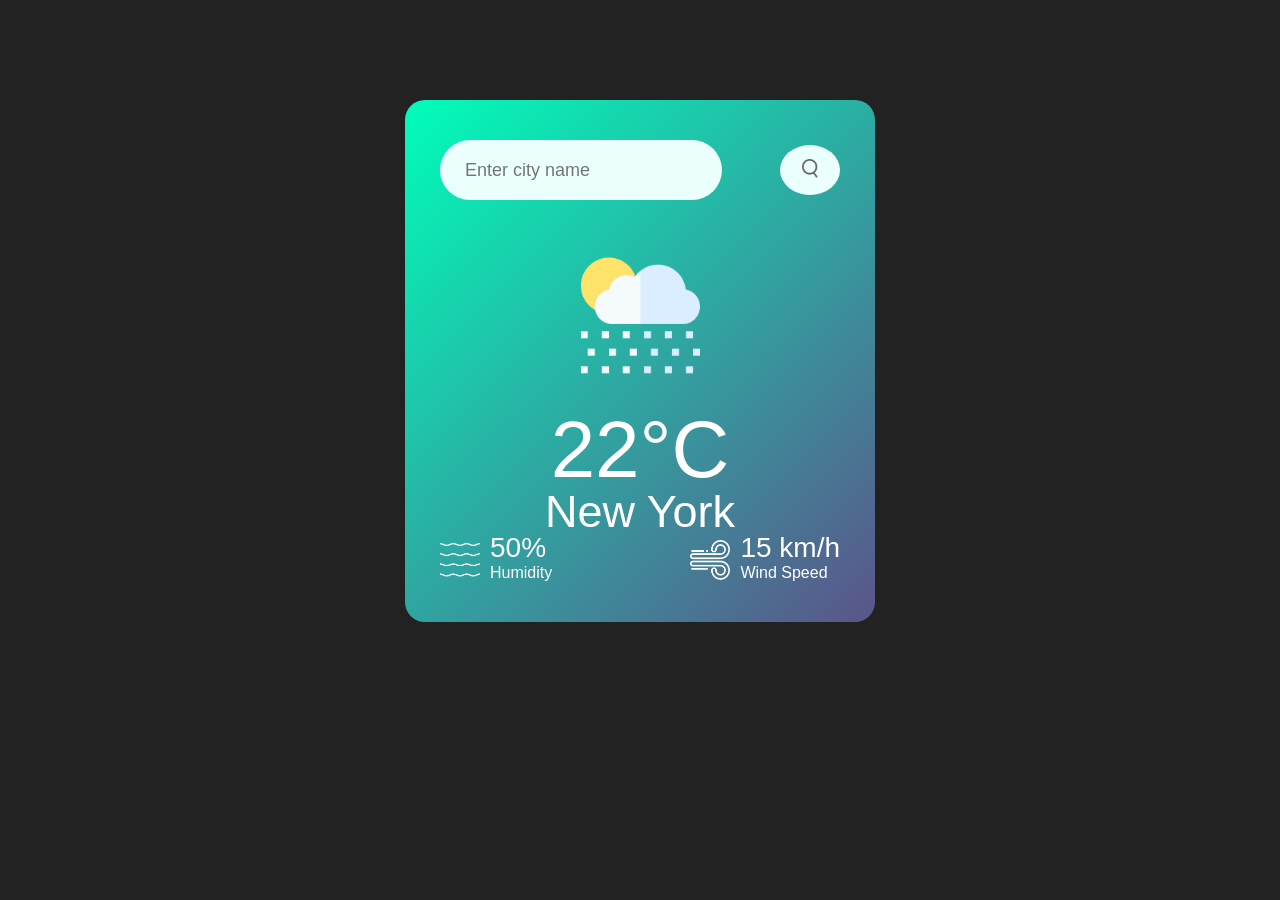
<file: project1/index.html>
<!DOCTYPE html>
<html lang="en">
<head>
    <meta charset="UTF-8">
    <meta name="viewport" content="width=device-width, initial-scale=1.0">
    <title>Weather Report App</title>
    <link rel="stylesheet" href="style.css">
</head>
<body>

<div class="card">

   
    <div class="search">
        <input type="text" placeholder="Enter city name" spellcheck="false">
        <button>
            <img src="images/search.png">
        </button>
    </div>

    
    <div class="weather">
        <img src="images/rain.png" class="weather-icon">

        <h1 class="temp">22°C</h1>
        <h2 class="city">New York</h2>

        <div class="details">

            <div class="col">
                <img src="images/humidity.png">
                <div>
                    <p class="humidity">50%</p>
                    <p>Humidity</p>
                </div>
            </div>

            <div class="col">
                <img src="images/wind.png">
                <div>
                    <p class="wind">15 km/h</p>
                    <p>Wind Speed</p>
                </div>
            </div>

        </div>
    </div>

</div>

<script>
const apiKey =  "07b10d890a63c256b7452be91e7c76b8";
const apiUrl = "https://api.openweathermap.org/data/2.5/weather?units=metric&q=";
const searchBox = document.querySelector(".search input");
const searchBtn = document.querySelector(".search button");
const weatherIcon = document.querySelector(".weather-icon");

async function checkWeather(city){
    const response = await fetch(apiUrl + city + `&appid=${apiKey}`);

    if(response.status == 404){
        alert("City not found");
        return;
    }

    const data = await response.json();

    document.querySelector(".city").innerHTML = data.name;
    document.querySelector(".temp").innerHTML = Math.round(data.main.temp) + "°C";
    document.querySelector(".humidity").innerHTML = data.main.humidity + "%";
    document.querySelector(".wind").innerHTML = data.wind.speed + " km/h";

    if(data.weather[0].main == "Clouds"){
        weatherIcon.src = "images/clouds.png";
    }
    else if(data.weather[0].main == "Clear"){
        weatherIcon.src = "images/clear.png";
    }
    else if(data.weather[0].main == "Rain"){
        weatherIcon.src = "images/rain.png";
    }
    else if(data.weather[0].main == "Drizzle"){
        weatherIcon.src = "images/drizzle.png";
    }
    else if(data.weather[0].main == "Mist"){
        weatherIcon.src = "images/mist.png";
    }

    document.querySelector(".weather").style.display = "block";
}

searchBtn.addEventListener("click", () => {
    checkWeather(searchBox.value);
});

searchBox.addEventListener("keypress", function(e){
    if(e.key === "Enter"){
        checkWeather(searchBox.value);
    }
});
</script>

</body>
</html>
</file>
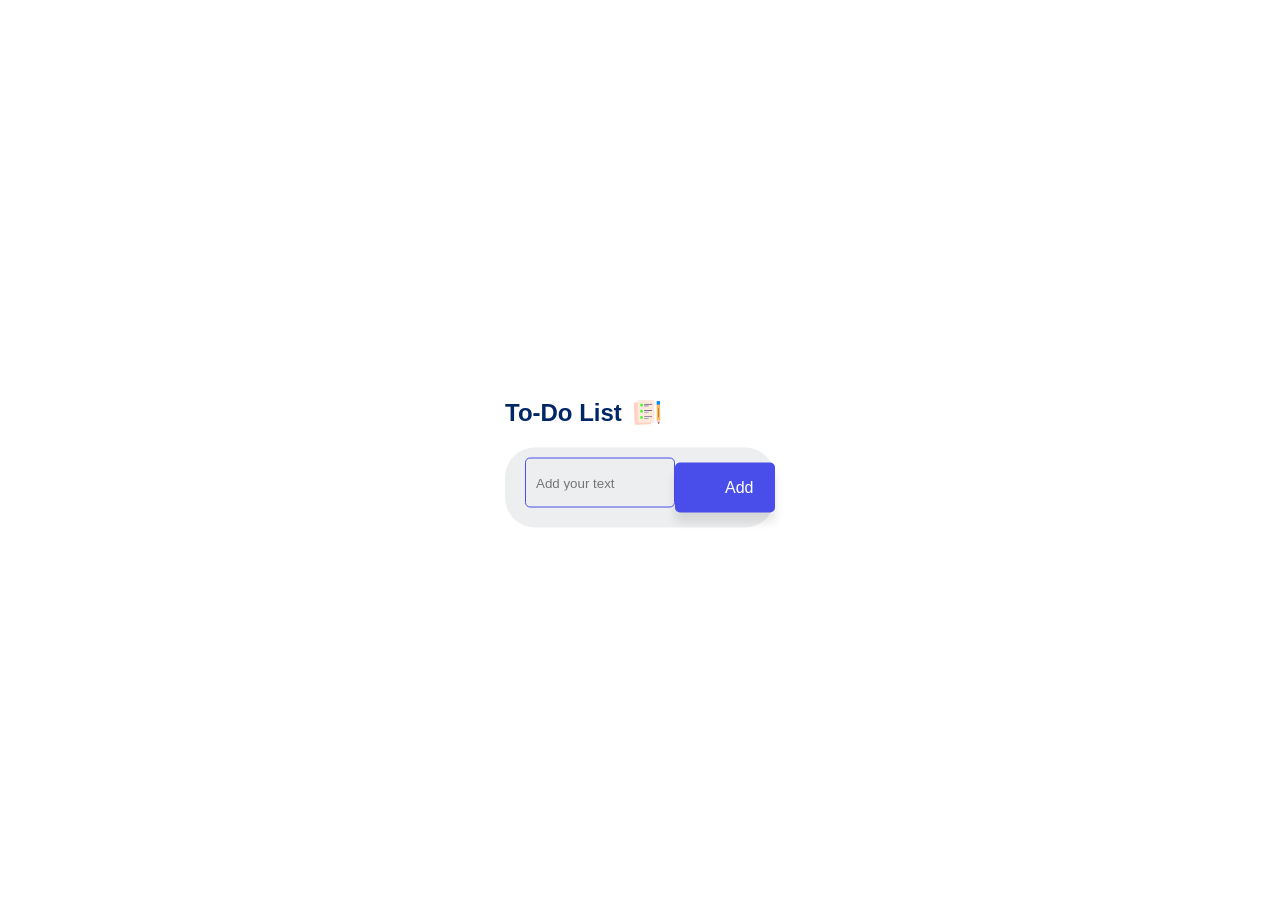
<file: project2/index.html>
<!DOCTYPE html>
<html lang="en">
<head>
    <meta charset="UTF-8">
    <meta name="viewport" content="width=device-width, initial-scale=1.0">
    <title>To-Do List App</title>
    <link rel="stylesheet" href="style.css">
</head>
<body>
<div class="container">
    <div class="todo-app">
        <h2>To-Do List <img src="images/icon.png"></h2>
        <div class="row">
            <input type="text" id="input-box" placeholder="Add your text">
            <button onclick="addTask()">Add</button>


        </div>
        <ul id="list-container">
          <!--  <li class="checked">Task 1</li>
            <li>Task 2</li>
            <li>Task 3</li> -->

        </ul>

    </div>
    <script src="script.js"></script>

   
    
    
</body>
</html>
</file>
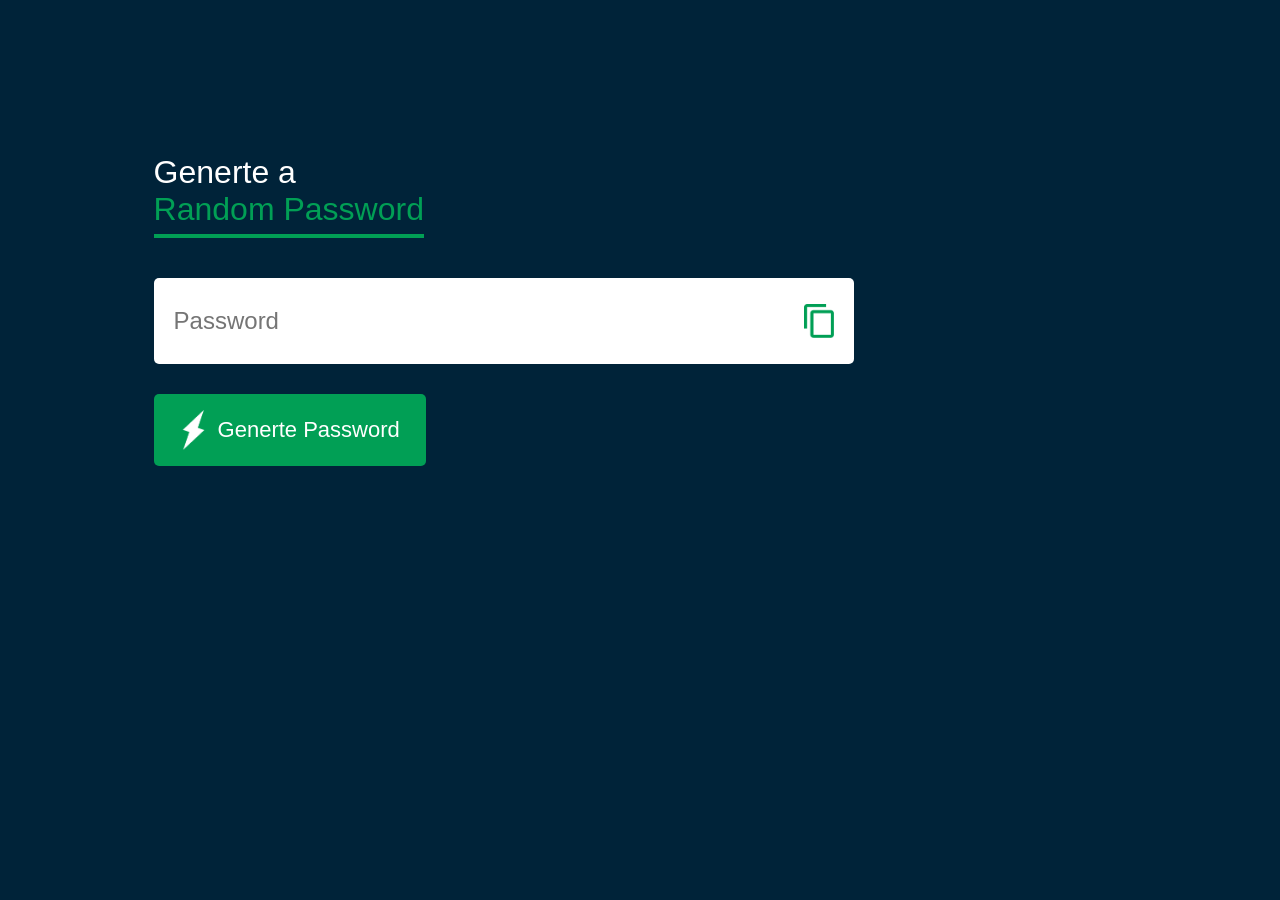
<file: project3/index.html>
<!DOCTYPE html>
<html lang="en">
<head>
    <meta charset="UTF-8">
    <meta name="viewport" content="width=device-width, initial-scale=1.0">
    <title>Random Password Genertor</title>
    <link rel="stylesheet" href="style.css">
</head>
<body>
<div class="container">
    <h1>Generte a <br><span>Random Password</span></h1>
    <div class="display">
        <input type="text" id="Password" placeholder="Password">
        <img src="images/copy.png" onclick="copyPassword()">
    </div>
    <button onclick="createPassword()"><img src="images/generate.png">Generte Password</button>

</div> 

<script>

    const PasswordBox = document.getElementById("Password");
    const length = 12;

    const upperCase = "ABCDEFGHIJKLMNOPQRSTUVWXYZ";
    const lowerCase = "abcdefghijklmnopqrstuvwxyz";
    const number = "0123456789";
    const symbol =  "@#$%^&*()_+~`|}{[]:></-=";

    const allChars = upperCase + lowerCase + number + symbol;

    function createPassword(){
        let password = "";
        password += upperCase[Math.floor(Math.random() * upperCase.length)];
        password += lowerCase[Math.floor(Math.random() * lowerCase.length)];
        Password += number[Math.floor(Math.random() * number.length)];
        password += symbol[Math.floor(Math.random() * symbol.length)];

        while(length > password.length){
            password += allChars[Math.floor(Math.random() * allChars.length)];

        }
        PasswordBox.value = password;

    }


    function copyPassword(){
        PasswordBox.select();
        document.execCommand("copy");

    }




</script>
    
</body>
</html>
</file>
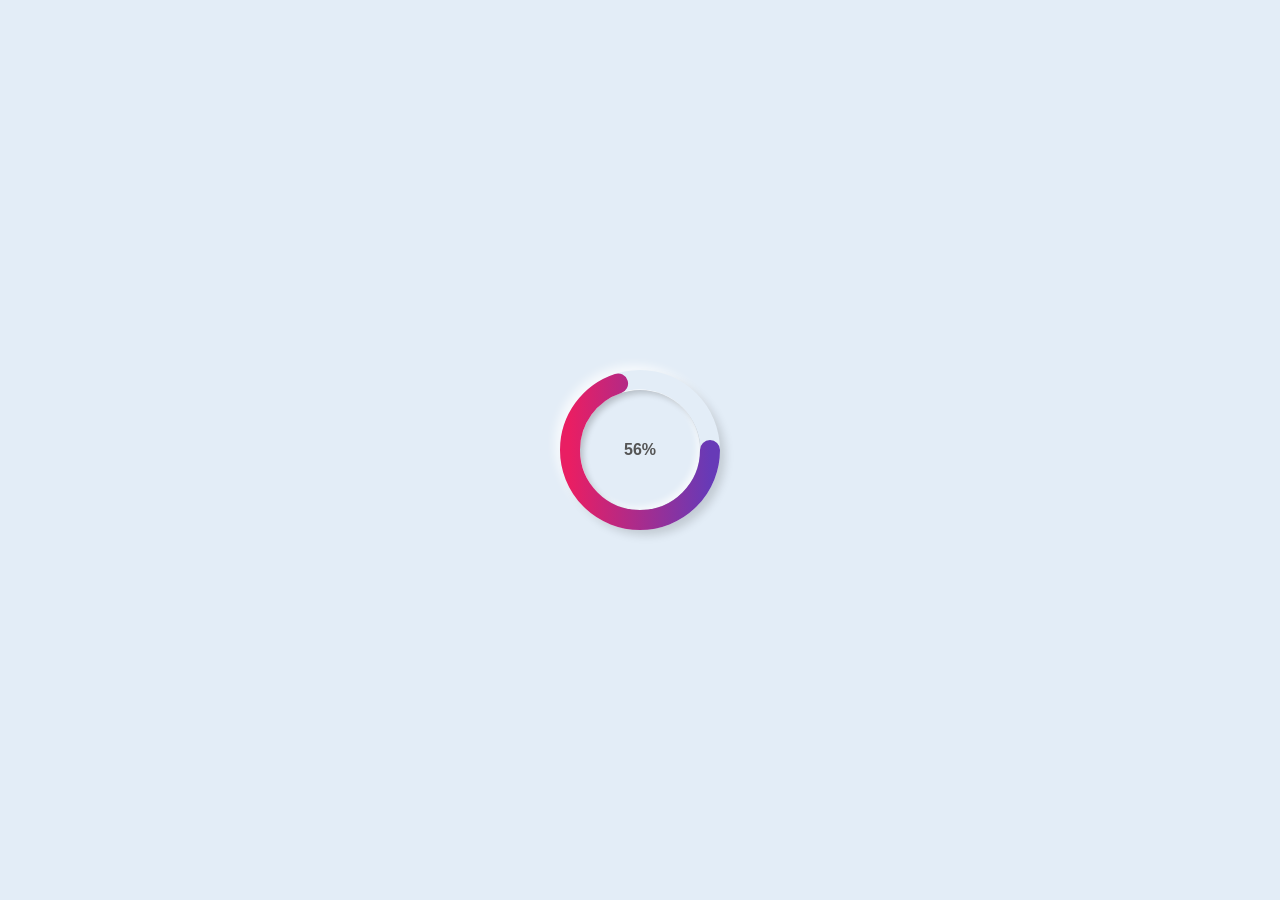
<file: project4/index.html>
<!DOCTYPE html>
<html lang="en">
<head>
    <meta charset="UTF-8">
    <meta name="viewport" content="width=device-width, initial-scale=1.0">
    <title>Progress Bar </title>
    <linK rel="stylesheet" href="style.css">
</head>
<body>
    <div class="skills">
        <div class="outer">
            <div class="inner">
                <div id="number">
                 
                </div>
              

            </div>

        </div>

        <svg xmlns="http://www.w3.org/2000/svg" version="1.1" width="160px" height="160px">
         <defs>
            <linearGradient id="GradientColor">
               <stop offset="0%" stop-color="#e91e63" />
               <stop offset="100%" stop-color="#673ab7" />
            </linearGradient>
         </defs>
         <circle cx="80" cy="80" r="70" stroke-linecap="round" />
 </svg>








    </div>
    <script>
        let number = document.getElementById("number");
        let counter = 0;
        setInterval(() => {
            if(counter == 65){
                clearInterval();
            }else{
                  counter += 1;
            number.innerHTML = counter + "%";
            }
          
        },  20);



    </script>

    
</body>
</html>
</file>
<file: project1/style.css>
*{
    margin: 0;
    padding: 0;
    font-family: 'poppins', sans-serif;
    box-sizing: border-box;
}
body{
    background: #222;
}
.card{
    width: 90%;
    max-width: 470px;
    background: linear-gradient(135deg, #00feba, #5b548a);
    color: #fff;
    margin: 100px auto 0;
    border-radius: 20px;
    padding: 40px 35px;
    text-align: center;
}
.search{
    width: 100%;
    display: flex;
    align-items: center;
    justify-content: space-between;

}
.search input{
    border: 0;
    outline: 0;
    background: #ebfffc;
    color: #555;
    padding: 10px 25px;
    height: 60px;
    border-radius: 30px;
    font-size: 18px;
}
.search button{
    border: 0;
    outline: 0;
    background: #ebfffc;
    border-radius: 50%;
    width: 60px;
    height: 50px;
    cursor: pointer;
}
.search button img{
    width: 16px;
}
.weather-icon{
    width: 170px;
    margin-top: 30px;
}
.weather h1{
    font-size: 80px;
    font-weight: 500 ;

} 
.weather h2{
    font-size: 45px;
    font-weight: 400;
    margin-top: -10px;
}       
.details{
    display: flex;
    align-items: center;
    justify-content: space-between;
    padding: 0;
}
.col{
    display: flex;
    align-items: center;
    text-align: left;

}
.col img{
    width: 40px;
    margin-right: 10px;
}
.humidity, .wind{
    font-size: 28px;
    margin-top: -6px;

}
</file>
<file: project2/style.css>
*{
    margin: 0;
    padding: 0;
    font-family: 'poppins', sans-serif;
    box-sizing: border-box;
}
<<<<<<< HEAD
.container{
    width: 100%;
    min-height: 100vh;
    background: linear-gradient(135deg, #153677, #4e0857);
    padding: 10px;

}
.todo-app{
    width: 100%;
    max-width: 540px;
    background: #fff;
    margin: 100px auto 20px;
    padding: 40px 30px 70px;
    border-radius: 10px;
}
.todo-app h2{
    color: #002765;
    display: flex;
    align-items: center;
    margin-bottom: 20px;
}
.todo-app h2 img{
    width: 30px;
    margin-left: 10px;
}
.row{
    display: flex;
    align-items: center;
    justify-content: space-between;
    background: #edeef0;
    border-radius: 30px;
    padding-left: 20px;
    margin-bottom: 25px;

}
input{
    flex: 1;
    border: none;
    outline: none;
    background: transparent;
    padding: 10px;
}
button{
    border: none;
    outline: none;
    padding: 16px 50px;
    background: #ff5945;
    color: #fff;
    font-size: 16px;
    cursor: pointer;
    border-radius: 40px;

}
ul li{
    list-style: none;
    font-size: 17px;
    padding: 12px 8px 12px 50px;
    user-select: none;
    cursor: pointer;
    position: relative;

}
ul li::before{
    content: '';
    position: absolute;
    height: 28px;
    width: 28px;
    border-radius: 50%;
    background-image: url(images/unchecked.png);
    background-size: cover;
    background-position: center;
    top: 12px;
    left: 8px;

}
ul li.checked{
    color: #555;
    text-decoration: line-through;
}


ul li.checked::before{
    background-image: url(images/checked.png);

}
ul li span{
    position: absolute;
    right: 0;
    top: 5px;
    width: 40px;
    height: 40px;
    font-size: 22px;
    color: #555;
    line-height: center;
    text-align: center;
}
ul li span:hover{
    background: #edeef0;
}

=======
body{
    background: #262a2f;

}
.container{
    width: 400px;
    padding: 25px 35px;
    position: absolute;
    top: 50%;
    left: 50%;
    transform: translate(-50%, -50%);
    background:  #fff;
    border-radius: 10px;
 

}
.container p{
    font-weight: 600;
    font-size: 15px;
    margin-bottom: 8px;

}
.container input{
    width: 100%;
    height: 50px;
    border:  1px solid #494eea;
    outline: 0;
    padding: 10px;
    margin: 10px 0 20px;
    border-radius: 5px;
}
.container button{
    width: 100px;
    height: 50px;
    background: #494eea;
    color: #fff;
    border: 0;
    outline: 0;
    border-radius: 5px;
    box-shadow: 0 10px 10px rgba(0, 0, 0, 0.1);
    cursor: pointer;
    margin: 2px 0;
    font-weight: 500;

}
#imgBox{
    width: 200px;
    border-radius: 5px;
    max-height: 0;
    overflow: hidden;
    transition: max-height 0.5s;
}
#img.show{
    max-height: 300px;
}
#imgBox img{
    width: 100%;
    padding: 10px;
}
#imgBox.show-img{
    max-height: 300px;
    margin: 10px auto;
    border: 1px solid #d1d1d1;

}
.error{
    animation: shake 0.1s linear 10;
}
@keyframes shake{
    0%{
        transform: translateX(0);
    }
    25%{
        transform: translateX(-2px);
    }
    50%{
        transform: translateX(0);
    }
    75%{
        transform: translateX(2px);
    }
    100%{
        transform: translateX(0);
    }
}
>>>>>>> 2b5ea87a64b60a53deee5993a4c8140dc5a71691
</file>
<file: project3/style.css>
*{
    margin: 0;
    padding: 0;
    font-family: 'poppins', sans-serif;
    box-sizing: border-box;


}
body{
    background: #002339;
    color: #fff;
}
.container{
    margin: 12%;
    width: 90%;
    max-width: 700px;
}
.display{
    width: 100%;
    margin-top: 50px;
    margin-bottom: 30px;
    background: #fff;
    color: #333;
    display: flex;
    align-items: center;
    justify-content: space-between;
    padding: 26px 20px;
    border-radius: 5px;

}
.container h1{
    font-weight: 500;
    font-size: 45;
}
.container h1 span{
    color: #019f55;
    border-bottom: 4px solid #019f55;
    padding-bottom: 7px;

}
.display img{
    width: 30px;
    cursor: pointer;

}
.display input{
    border: 0;
    outline: 0;
    font-size: 24px;
}
.container button img{
    width: 28px;
    margin-right: 10px;
}
.container button{
    border: 0;
    outline: 0;
    background: #019f55;
    color: #fff;
    font-size: 22px;
    font-weight: 300;
    display: flex;
    align-items: center;
    padding: 16px 26px;
    border-radius: 5px;
    cursor: pointer;
}
</file>
<file: project4/style.css>
*{
    margin: 0;
    padding: 0;
    box-sizing: border-box;
    font-family: 'poppins', sans-serif;
}
body{
    background: #e3edf7;
    height: 100vh;
    display: flex;
    align-items: center;
    justify-content: center;

}
.skills{
    width: 160px;
    height: 160px;
   /* background: cornflowerblue; */
    position: relative;


}
.outer{
    height: 160px;
    width: 160px;
    border-radius: 50%;
    padding: 20px;
    box-shadow: 6px 6px 10px -1px rgba(0,0,0,0.15),
                -6px -6px 10px -1px rgba(255,255,255,0.7);

}
.inner{
    height: 120px;
    width: 120px;
    border-radius: 50%;
    display: flex;
    align-items: center;
    justify-content: center;
    box-shadow: inset 4px 4px 6px -1px rgba(0,0,0,0.2),
                inset -4px -4px 6px -1px rgba(255,255,255,0.7),
                -0.5px -0.5px 0px rgba(255,255,255,1),
                0.5px 0.5px 0px rgba(0,0,0,0.15),
                0px 12px 10px  -10px rgba(0,0,0,0.05);

}
#number{
    font-weight: 600;
    color: #555;
}
circle{
    fill: none;
    stroke: url(#GradientColor);
    stroke-width: 20px;
    stroke-dasharray: 472;
    stroke-dashoffset: 472;
    animation: anim 2s linear forwards;
}
svg{
    position: absolute;
    top: 0;
    left: 0;
} 
@keyframes anim{
    100%{
        stroke-dashoffset: 165;

    }
}
</file>
